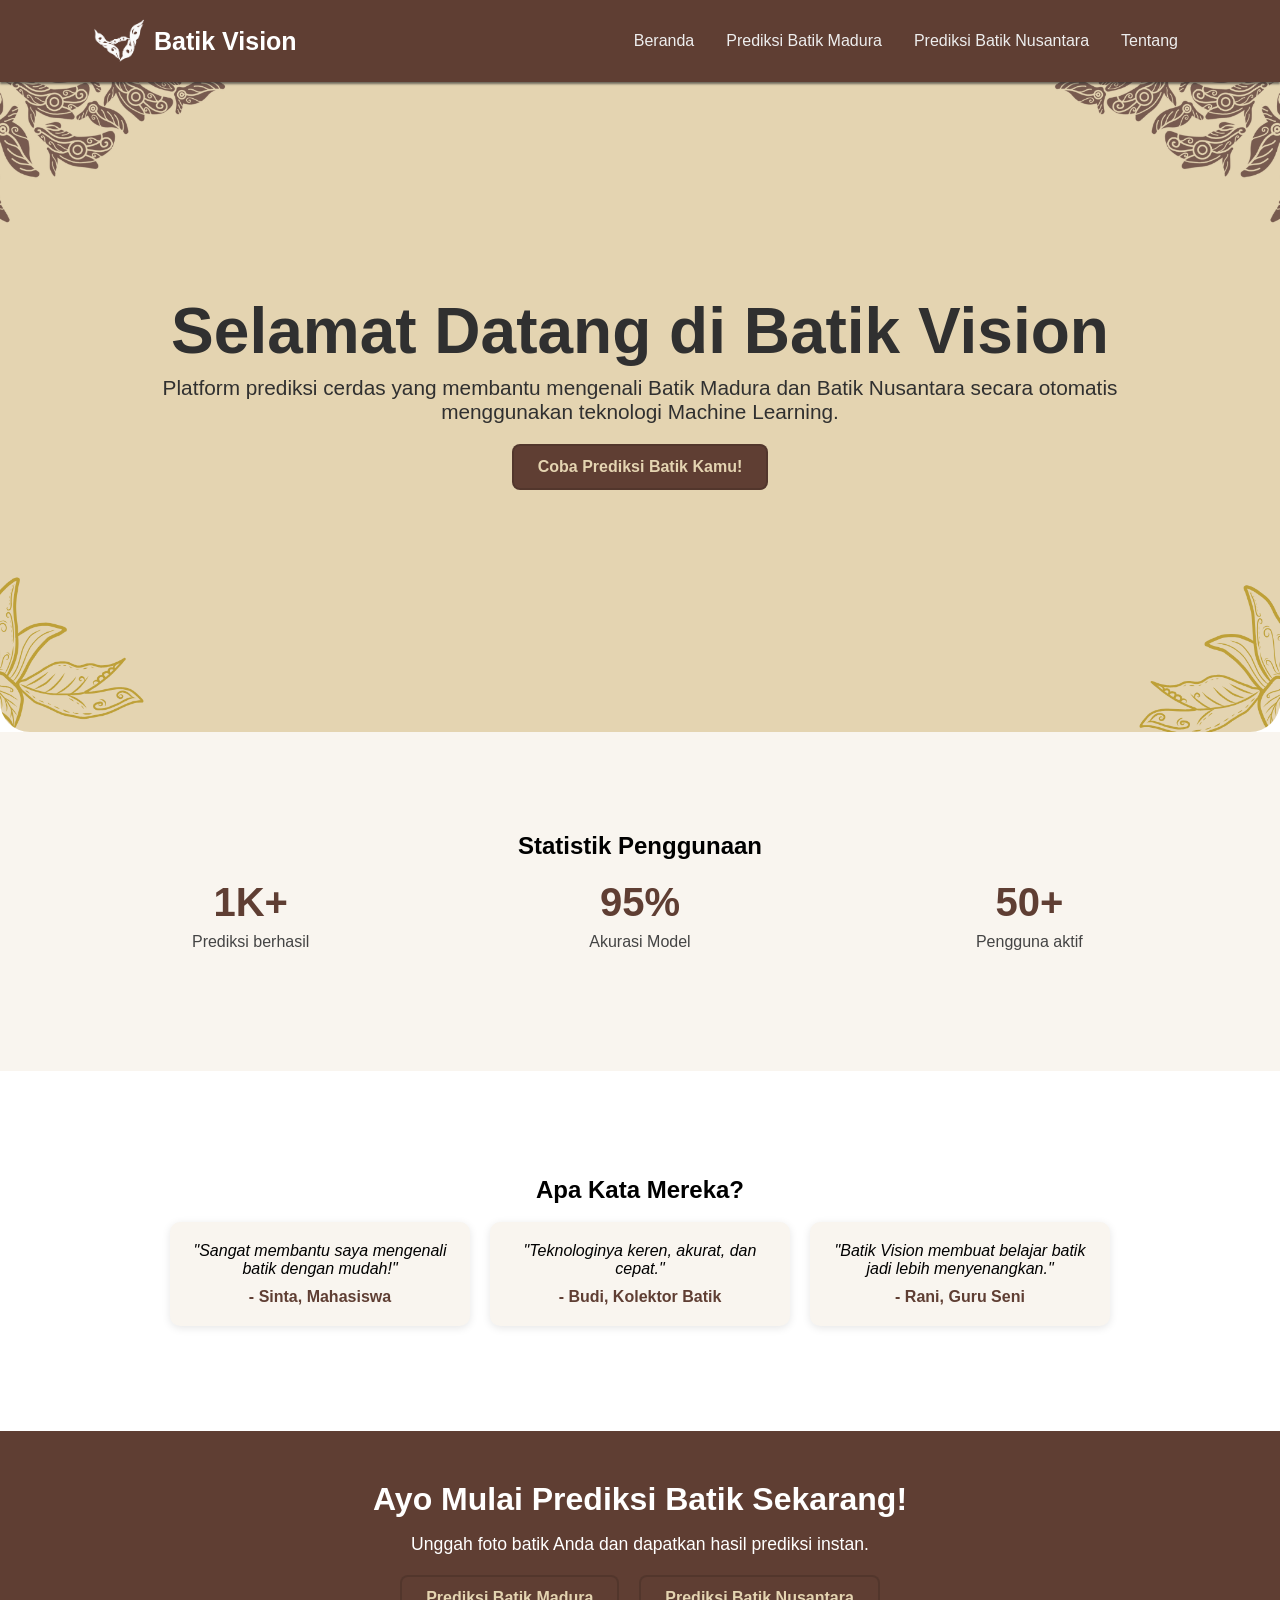
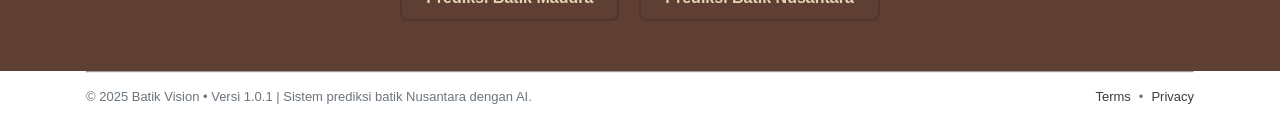
<file: index.html>
<!DOCTYPE html>
<html lang="id">
<head>
  <meta charset="UTF-8" />
  <meta name="viewport" content="width=device-width, initial-scale=1.0" />
  <title>Batik Vision</title>
  <link rel="stylesheet" href="src/styles/styles.css" />
  <link rel="stylesheet" href="src/styles/responsive.css" />
  <link rel="shortcut icon" href="src/images/logo-bv.png" type="image/x-icon" />
</head>
<body>
  <div id="app">
    <!-- Navbar -->
    <nav>
      <div class="nav-container">
        <div class="container">
          <div class="nav-content">
            <div class="brand-name">
                <a href="index.html" class="brand-link">
                    <img src="src/images/logo-putih.png" alt="Batik Vision Logo" class="brand-logo">
                    <span>Batik Vision</span>
                </a>
            </div>
            <!-- Hamburger Button -->
            <button id="hamburger" class="hamburger">☰</button>
            <ul id="nav-list" class="nav-list">
              <li><a href="index.html">Beranda</a></li>
              <li><a href="batikmadura.html">Prediksi Batik Madura</a></li>
              <li><a href="batiknusantara.html">Prediksi Batik Nusantara</a></li>
              <li><a href="about.html">Tentang</a></li>
            </ul>
          </div>
        </div>
      </div>
    </nav>

    <!-- Hero Section -->
    <header class="hero hero-home">
      <div class="container">
        <div class="jumbotron">
          <div class="inner-jumbotron">
            <h2>Selamat Datang di Batik Vision</h2>
            <p>
              Platform prediksi cerdas yang membantu mengenali Batik Madura dan Batik Nusantara
              secara otomatis <br> menggunakan teknologi Machine Learning.
            </p>
            <div class="cta-buttons" style="margin-top:20px;">
              <a href="#cta" class="btn">Coba Prediksi Batik Kamu!</a>
            </div>
          </div>
        </div>
      </div>
    </header>

    <!-- Statistik Section -->
    <section class="stats-section">
      <div class="container">
        <h1>Statistik Penggunaan</h1>
        <div class="stats-container">
          <div class="stat-item">
            <h2>1K+</h2>
            <p>Prediksi berhasil</p>
          </div>
          <div class="stat-item">
            <h2>95%</h2>
            <p>Akurasi Model</p>
          </div>
          <div class="stat-item">
            <h2>50+</h2>
            <p>Pengguna aktif</p>
          </div>
        </div>
      </div>
    </section>

    <!-- Testimoni Section -->
    <section class="testimoni-section">
      <div class="container">
        <h1>Apa Kata Mereka?</h1> <br>
        <div class="testimoni-container">
          <div class="testimoni-card">
            <p>"Sangat membantu saya mengenali batik dengan mudah!"</p>
            <h4>- Sinta, Mahasiswa</h4>
          </div>
          <div class="testimoni-card">
            <p>"Teknologinya keren, akurat, dan cepat."</p>
            <h4>- Budi, Kolektor Batik</h4>
          </div>
          <div class="testimoni-card">
            <p>"Batik Vision membuat belajar batik jadi lebih menyenangkan."</p>
            <h4>- Rani, Guru Seni</h4>
          </div>
        </div>
      </div>
    </section>

    <!-- CTA Section -->
    <section id="cta" class="cta-section">
      <div class="container">
        <h2>Ayo Mulai Prediksi Batik Sekarang!</h2>
        <p>Unggah foto batik Anda dan dapatkan hasil prediksi instan.</p>
        <div class="cta-buttons">
          <a href="batikmadura.html" class="btn">Prediksi Batik Madura</a>
          <a href="batiknusantara.html" class="btn">Prediksi Batik Nusantara</a>
        </div>
      </div>
    </section>

    <!-- Footer -->
    <footer>
      <div class="container">
        <hr class="footer-divider" />
        <div class="main-footer">
          <div class="copyright">
            © 2025 Batik Vision • Versi 1.0.1 | Sistem prediksi batik Nusantara dengan AI.
          </div>
          <div class="policies">
            <a href="#" class="remove-style-link">Terms</a>
            <span class="">•</span>
            <a href="#" class="remove-style-link">Privacy</a>
          </div>
        </div>
      </div>
    </footer>
  </div>

  <script src="src/scripts/utils.js"></script>
</body>
</html>
</file>
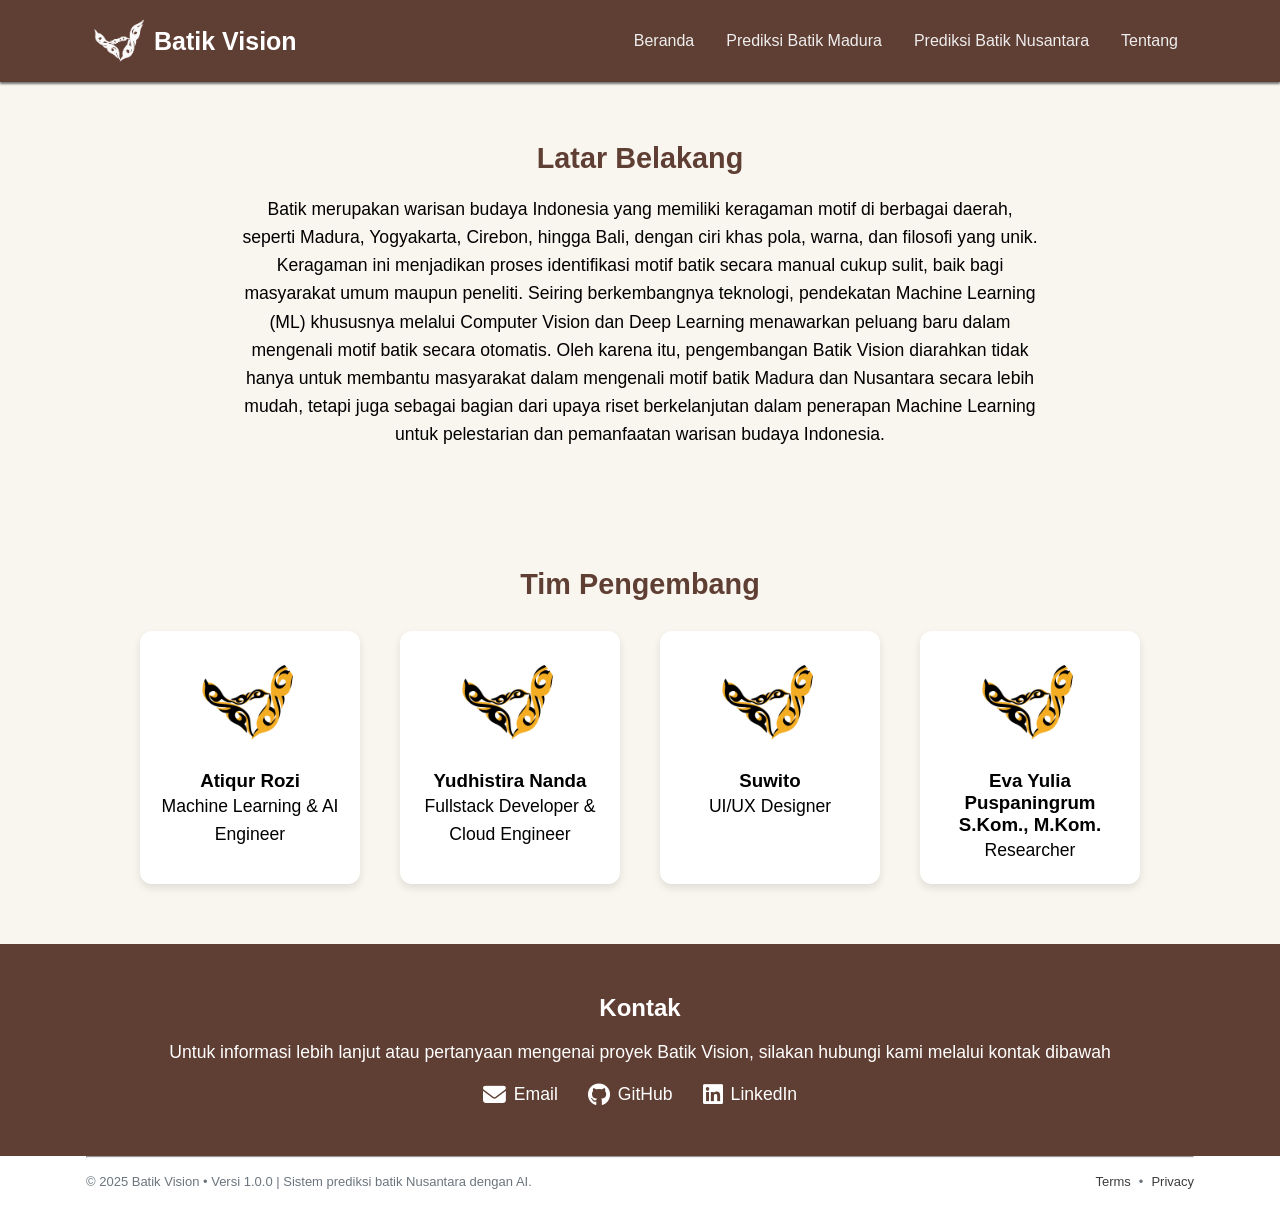
<file: about.html>
<!DOCTYPE html>
<html lang="id">
<head>
  <meta charset="UTF-8" />
  <meta name="viewport" content="width=device-width, initial-scale=1.0" />
  <title>Tentang - Batik Vision</title>
  <link rel="stylesheet" href="src/styles/styles.css" />
  <link rel="stylesheet" href="src/styles/responsive.css" />
  <link rel="shortcut icon" href="src/images/logo-bv.png" type="image/x-icon" />
  <link rel="stylesheet" href="https://cdnjs.cloudflare.com/ajax/libs/font-awesome/6.5.0/css/all.min.css">
</head>
<body>
    <!-- Navbar -->
    <nav>
      <div class="nav-container">
        <div class="container">
          <div class="nav-content">
            <div class="brand-name">
                <a href="index.html" class="brand-link">
                    <img src="src/images/logo-putih.png" alt="Batik Vision Logo" class="brand-logo">
                    <span>Batik Vision</span>
                 </a>
            </div>
            <!-- Hamburger Button -->
            <button id="hamburger" class="hamburger">☰</button>
            <ul class="nav-list">
              <li><a href="index.html">Beranda</a></li>
              <li><a href="batikmadura.html">Prediksi Batik Madura</a></li>
              <li><a href="batiknusantara.html">Prediksi Batik Nusantara</a></li>
              <li><a href="about.html">Tentang</a></li>
            </ul>
          </div>
        </div>
      </div>
    </nav>

    <!-- Latar Belakang -->
    <section class="about-section">
      <div class="container">
        <h2>Latar Belakang</h2>
        <p>
          Batik merupakan warisan budaya Indonesia yang memiliki keragaman motif di berbagai daerah, seperti Madura, Yogyakarta, Cirebon, hingga Bali, dengan ciri khas pola, warna, dan filosofi yang unik. Keragaman ini menjadikan proses identifikasi motif batik secara manual cukup sulit, baik bagi masyarakat umum maupun peneliti. Seiring berkembangnya teknologi, pendekatan Machine Learning (ML) khususnya melalui Computer Vision dan Deep Learning menawarkan peluang baru dalam mengenali motif batik secara otomatis.
          Oleh karena itu, pengembangan Batik Vision diarahkan tidak hanya untuk membantu masyarakat dalam mengenali motif batik Madura dan Nusantara secara lebih mudah, tetapi juga sebagai bagian dari upaya riset berkelanjutan dalam penerapan Machine Learning untuk pelestarian dan pemanfaatan warisan budaya Indonesia.
        </p>
      </div>
    </section>

    <!-- Tim -->
    <section class="about-section">
      <div class="container">
        <h2>Tim Pengembang</h2>
        <div class="team-grid">
          <div class="team-card">
            <img src="src/images/logo-bv.png" alt="Atiqur Rozi" />
            <h3>Atiqur Rozi</h3>
            <p>Machine Learning & AI Engineer</p>
          </div>
          <div class="team-card">
            <img src="src/images/logo-bv.png" alt="Yudhistira" />
            <h3>Yudhistira Nanda</h3>
            <p>Fullstack Developer & Cloud Engineer</p>
          </div>
          <div class="team-card">
            <img src="src/images/logo-bv.png" alt="Suwito" />
            <h3>Suwito</h3>
            <p>UI/UX Designer</p>
          </div>
          <div class="team-card">
            <img src="src/images/logo-bv.png" alt="Teman" />
            <h3>Eva Yulia Puspaningrum S.Kom., M.Kom.</h3>
            <p>Researcher</p>
          </div>
        </div>
      </div>
    </section>

    <!-- Kontak Section -->
    <section class="kontak-section">
      <h2>Kontak</h2>
      <p>Untuk informasi lebih lanjut atau pertanyaan mengenai proyek Batik Vision, silakan hubungi kami melalui kontak dibawah</p>
      <div class="kontak-links">
        <a href="mailto:batikvision@gmail.com">
          <i class="fas fa-envelope"></i> Email
        </a>
        <a href="https://github.com/yudhistirank/Batik-Vision" target="_blank">
          <i class="fab fa-github"></i> GitHub
        </a>
        <a href="https://linkedin.com/in/username" target="_blank">
          <i class="fab fa-linkedin"></i> LinkedIn
        </a>
      </div>
    </section>

  <!-- Footer -->
    <footer>
      <div class="container">
        <hr class="footer-divider" />
        <div class="main-footer">
          <div class="copyright">
            © 2025 Batik Vision • Versi 1.0.0 | Sistem prediksi batik Nusantara dengan AI.
          </div>
          <div class="policies">
            <a href="#" class="remove-style-link">Terms</a>
            <span class="">•</span>
            <a href="#" class="remove-style-link">Privacy</a>
          </div>
        </div>
      </div>
    </footer>
    <script src="src/scripts/utils.js"></script>
</body>
</html>
</file>
<file: src/styles/styles.css>
*,
*::after,
*::before {
  box-sizing: border-box;
  margin: 0;
  padding: 0;
}

:root {
  --primary-color: #5f3e33;
  --secondary-color: #e4d4b1;

  --button-active-color: #d8905e;

  --progress-value-color: #5f3e33;

  --primary-text-color: #333333;
  --secondary-text-color: #444444;
}

body {
  font-family: Arial, Helvetica, sans-serif;

  min-height: 100vh;
}

.loading {
  width: 50px;
  height: 50px;

  border: 6px solid #f3f3f3; /* Light grey */
  border-top: 6px solid #3498db; /* Blue */
  border-radius: 50%;

  animation: spinner 1000ms linear infinite;
}

@keyframes spinner {
  0% {
    transform: rotate(0deg);
  }

  100% {
    transform: rotate(360deg);
  }
}

.brand-name {
  font-size: 1.5em;

  text-align: center;
}

.brand-name a {
  text-decoration: none;

  font-weight: 700;
}

.brand-link {
  display: flex;
  align-items: center;
  text-decoration: none;
  color: #ffffff;
  font-weight: bold;
  font-size: 25px;
}

.brand-logo {
  height: 50px; /* bisa sesuaikan */
  width: auto;
  margin-right: 10px;
}

.container {
  margin-inline: auto;

  padding: 0 16px;
}

.section-title {
  padding: 20px 0;
  font-size: 1.2em;
}

.btn {
  padding: 8px 24px;
  border: 2px solid #00000022;
  border-radius: 6px;

  display: block;
  background-color: var(--primary-color);

  font-size: 16px;
  font-weight: 500;
  color: #fff;

  transition: 150ms ease-in-out;
  cursor: pointer;
}

.btn:hover {
  background-color: var(--secondary-color);
}

.btn:active {
  background-color: var(--button-active-color);

  outline: 2px solid #00000077;
}

.remove-style-link {
  text-decoration: none;
  color: #3d3d3d !important;
}

/* Navigation */
nav {
  display: inline;
}

nav .nav-container {
  background-color: var(--primary-color);
  position: sticky;
  inset-block-start: 0;
  box-shadow: 0 2px 2px 0 #333333aa;
}

nav .nav-content {
  padding: 16px 8px;
  display: flex;
  flex-direction: column;
  justify-content: space-between;
  row-gap: 8px;
}

nav a {
  text-decoration: none;
  color: #eeeeee;
}

nav .nav-list a {
  padding: 4px 8px;
}

nav .nav-list a:hover,
nav .auth-btn-container a:hover {
  text-decoration: underline;
}

/* Default nav-list (mobile first: hidden) */
.nav-list {
  list-style: none;
  display: none;
  flex-direction: column;
  gap: 16px;
}

/* Hamburger Button */
.hamburger {
  display: none;
  font-size: 24px;
  background: none;
  border: none;
  color: #fff;
  cursor: pointer;
}

/* Mobile (≤768px) */
@media (max-width: 768px) {
  nav .nav-content {
    flex-direction: row;
    align-items: center;
  }

  .nav-list {
    display: none;
    flex-direction: column;
    background-color: var(--primary-color);
    position: absolute;
    top: 60px;
    right: 20px;
    width: 200px;
    padding: 20px;
    border-radius: 8px;
    box-shadow: 0 2px 6px rgba(0, 0, 0, 0.3);
  }

  .nav-list.active {
    display: flex;
  }

  .hamburger {
    display: block;
  }
}

/* Desktop (≥769px) */
@media (min-width: 769px) {
  .nav-list {
    display: flex;
    flex-direction: row;
    align-items: center;
    justify-content: center;
    flex-wrap: wrap;
    gap: 16px;
    position: static;
    background: none;
    box-shadow: none;
  }

  .hamburger {
    display: none;
  }

  nav .nav-content {
    flex-direction: row;
    align-items: center;
    justify-content: space-between;
  }
}

/* End of Navigation */

/* Header */
header {
  background-color: #33333355;
  height: 650px;

  background-image: url('../images/bg.png');
  background-repeat: no-repeat;
  background-size: cover;
  background-position: center;
}

header .jumbotron {
  padding: 30px 20px;

  height: 600px;
  display: flex;
}

header .inner-jumbotron {
  margin: auto;

  text-align: center;
  color: #303030;
}

header .inner-jumbotron h2 {
  font-size: 3em;
  margin-block-end: 8px;
}

header .inner-jumbotron p {
  font-size: 1em;
}
/* End of Header */

/* Main */
main {
  padding-block: 32px;
}

.predict-container {
  display: grid;
  grid-template-columns: repeat(1, minmax(0, 1fr));
  grid-template-rows: repeat(2, minmax(50px, auto));

  gap: 24px;
}

#dropArea {
  margin-block-end: 16px;
  padding: 20px;

  border: 2px dashed #cccccc;
  border-radius: 12px;
}

#dropArea.highlight {
  border-color: purple;
}

#batikFile {
  display: none;
}

#batikFileLabel {
  margin-block: 8px;
  padding-inline: 16px;

  display: inline-block;

  font-size: smaller;
}

#previewImg {
  margin-block-start: 8px;
}

#previewImg img {
  width: 100%;
}

.submit-form {
  display: flex;

  justify-content: end;
}

.result-container .loading,
.result-container #predictionError,
.result-container #result {
  display: none;
}

.result-container #waitingToPredicting {
  text-align: center;
}

.result-container #waitingToPredicting img {
  width: 60%;
  text-align: center;
}

.result-container #waitingToPredicting p {
  margin-block: 16px;

  color: var(--secondary-text-color);

  user-select: none;
}

#result .response-message {
  margin-block-end: 16px;

  text-align: center;
  font-size: 1.3rem;
}

#result .response-message .message {
  margin-inline-start: 8px;
}

#result .prediction-result > * {
  margin-block-end: 8px;
}

#result .result-title {
  font-weight: 700;
}

#result .confidence-score {
  width: 100%;

  -webkit-appearance: none;
  appearance: none;
}

#result .confidence-score::-moz-progress-bar,
#result .confidence-score::-webkit-progress-bar {
  /* background-color: #33333355; */

  background-color: #eee;
  border-radius: 2px;
  box-shadow: 0 2px 5px rgba(0, 0, 0, 0.25) inset;
}

#result .confidence-score::-webkit-progress-value {
  background-color: var(--progress-value-color);
}
/* End of Main */

/* Start of Footer */
.main-footer {
  padding-block: 16px;

  display: flex;
  justify-content: space-between;

  color: #6c757d;
  font-size: small;
}

.footer-divider {
  border-block-width: 0.5px;
  border-block-color: rgb(238, 238, 238);
}

.main-footer .policies {
  display: flex;

  justify-content: space-between;
  gap: 8px;
}
/* End of Main */

/* Hero umum */
.hero {
  padding: 10px;
  text-align: center;
  color: white;
  background-size: cover;
  background-position: center;
  border-radius: 0 0 30px 30px;
}

/* Hero untuk halaman utama */
.hero-home {
  background-image: url('../images/beranda.png');
}

/* Hero untuk halaman Batik Madura */
.hero-madura {
  background-image: url('../images/BatikMaduraKu.png');
}

/* Hero untuk halaman Batik Nusantara */
.hero-nusantara {
  background-image: url('../images/BatikNusantara.png');
}

/* Statistik Section */
.stats-section {
  padding: 100px 20px;
  background-color: #f9f5ef;
  text-align: center;
}

.stats-container {
  display: flex;
  justify-content: center;
  gap: 60px;
  flex-wrap: wrap;
}

.stat-item {
  flex: 1 1 200px;
  padding: 20px;
}

.stat-item h2 {
  font-size: 2.5em;
  color: var(--primary-color);
}

.stat-item p {
  margin-top: 8px;
  font-size: 1em;
  color: var(--secondary-text-color);
}

/* Testimoni Section */
.testimoni-section {
  padding: 105px 10px;
  background-color: #fff;
  text-align: center;
}

.testimoni-container {
  display: flex;
  justify-content: center;
  gap: 20px;
  flex-wrap: wrap;
}

.testimoni-card {
  background: #f9f5ef;
  padding: 20px;
  border-radius: 10px;
  box-shadow: 0 2px 8px rgba(0,0,0,0.1);
  max-width: 300px;
}

.testimoni-card p {
  font-style: italic;
  margin-bottom: 10px;
}

.testimoni-card h4 {
  font-weight: bold;
  color: var(--primary-color);
}

/* CTA Section */
.cta-section {
  text-align: center;
  padding: 50px 20px;
  background-color: var(--primary-color);
  color: white;
}

.cta-section h2 {
  font-size: 2em;
  margin-bottom: 16px;
}

/* Tombol CTA */
.cta-buttons {
  display: flex;
  justify-content: center;   
  align-items: center;
  gap: 20px;                 
  margin-top: 20px;
  flex-wrap: wrap;           
}

.cta-buttons .btn {
  padding: 12px 24px;
  background-color: var(--primary-color);
  color: var(--secondary-color);
  border-radius: 8px;
  font-weight: 600;
  text-decoration: none;
  transition: all 0.3s ease;
}

.cta-buttons .btn:hover {
  background-color: var(--primary-color);
  color: #fff; 
}

.cta-section p {
  font-size: 1.1em;
  margin-bottom: 20px;
  color: white; 
}

/* About Page */
.about-section {
  padding: 60px 20px;
  text-align: center;
  background-color: #f9f5ef; 
}

.about-section h2 {
  font-size: 1.8em;
  margin-bottom: 20px;
  color: var(--primary-color);
}

.about-section p, 
.about-section ul {
  max-width: 800px;
  margin: 0 auto;
  font-size: 1.1em;
  line-height: 1.6;
}

.about-section ul {
  list-style: none;
  padding: 0;
}

.about-section ul li {
  margin: 8px 0;
}

/* Team Grid */
.team-grid {
  display: flex;
  justify-content: center;
  gap: 40px;
  flex-wrap: wrap;
  margin-top: 30px;
}

.team-card {
  background: #fff;
  border-radius: 12px;
  padding: 20px;
  width: 220px;
  box-shadow: 0 4px 8px rgba(0,0,0,0.1);
  text-align: center;
}

.team-card img {
  width: 100px;
  height: 100px;
  border-radius: 50%;
  object-fit: cover;
  margin-bottom: 15px;
}

/* Kontak Section */
.kontak-section {
  padding: 50px 20px;
  background-color: var(--primary-color);
  color: #fff;
  text-align: center;
}

.kontak-section h2 {
  color: #fff;
  margin-bottom: 20px;
}

.kontak-section p {
  font-size: 1.1em;
  margin-bottom: 15px;
}

.kontak-section ul {
  list-style: none;      
  padding: 0;
  margin: 0 auto;
  display: inline-block;
  text-align: left;
}

.kontak-section ul li {
  margin: 8px 0;
  font-size: 1.05em;
}

.kontak-section ul li {
  margin: 10px 0;
  font-size: 1.05em;
}

.kontak-section ul li i {
  margin-right: 8px;
  color: #fff; /* warna ikon */
}
.kontak-section ul li a {
  color: #fff; 
  text-decoration: none;
  transition: color 0.3s ease;
}
.kontak-section ul li a:hover {
  color: var(--primary-color);
}

.kontak-links {
  display: flex;
  justify-content: center;
  gap: 30px; /* jarak antar ikon */
  margin-top: 20px;
}

.kontak-links a {
  color: #fff;
  font-size: 1.1em;
  text-decoration: none;
  display: flex;
  align-items: center;
  gap: 8px; /* jarak ikon ke teks */
  transition: color 0.3s ease;
}

.kontak-links a:hover {
  color: var(--secondary-color);
}

.kontak-links i {
  font-size: 1.3em;
}
</file>
<file: src/styles/responsive.css>
/* Small devices (landscape phones, 576px and up) */
@media screen and (min-width: 576px) {
  .container {
    max-width: 540px;
  }

  nav .nav-container {
    max-width: 100%;
  }

  header .inner-jumbotron h2 {
    font-size: 3.5em;
    margin-block-end: 8px;
  }
}

/* Medium devices (tablets, 768px and up) */
@media screen and (min-width: 768px) {
  .container {
    max-width: 720px;
  }

  nav .nav-content {
    flex-direction: initial;
  }

  .predict-container {
    grid-template-columns: repeat(2, minmax(0, 1fr));
  }
}

/* Large devices (desktops, 992px and up) */
@media screen and (min-width: 992px) {
  .container {
    max-width: 960px;
  }

  .predict-form {
    max-width: 600px;
  }

  header .inner-jumbotron h2 {
    font-size: 4em;
    margin-block-end: 8px;
  }

  header .inner-jumbotron p {
    font-size: 1.3em;
  }
}

/* X-Large devices (large desktops, 1200px and up) */
@media screen and (min-width: 1200px) {
  .container {
    max-width: 1140px;
  }
}

/* XX-Large devices (larger desktops, 1400px and up) */
@media screen and (min-width: 1400px) {
  .container {
    max-width: 1320px;
  }
}
</file>
